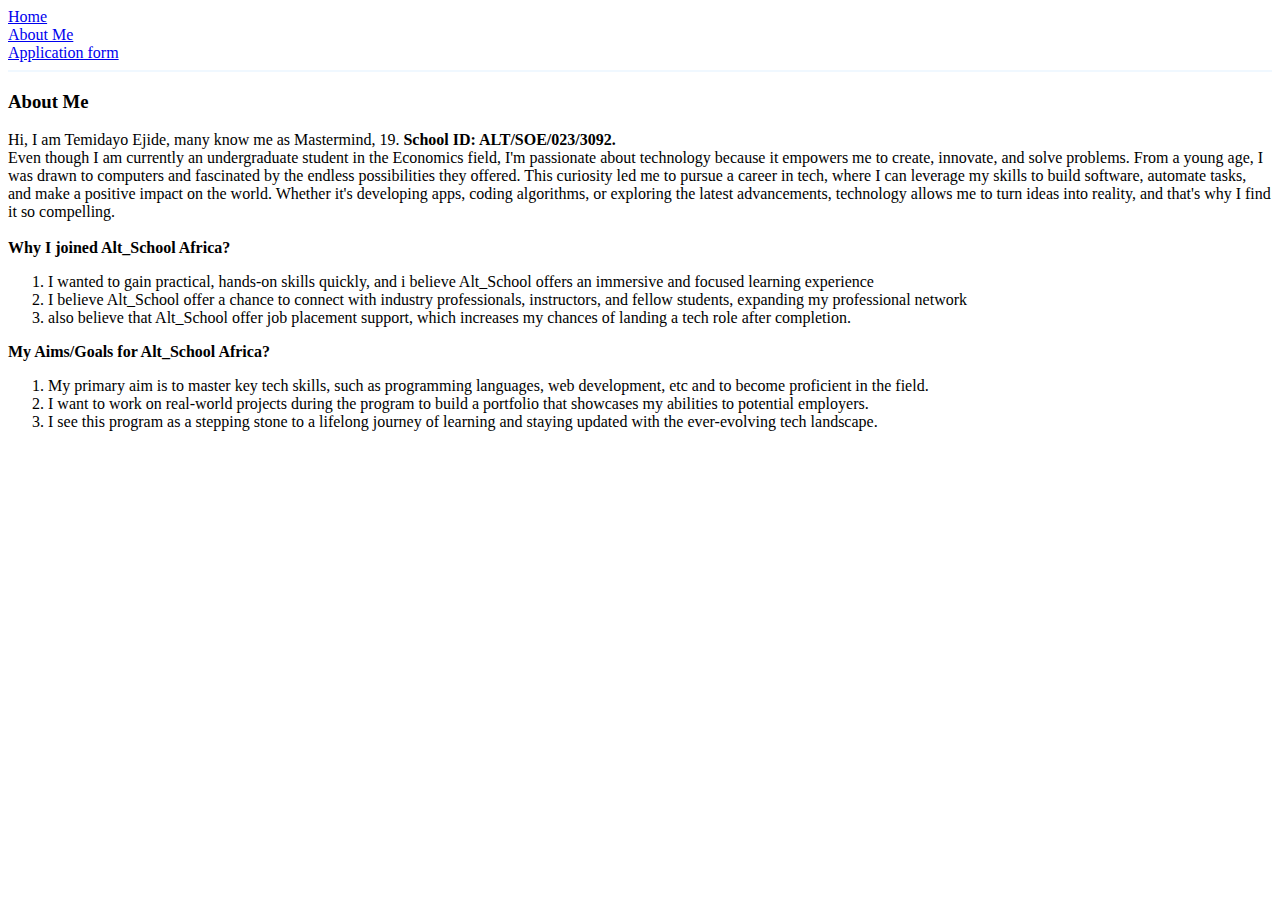
<file: Assignment 1/index.html>
<!DOCTYPE html>
<html lang="en">
<head>
    <meta charset="UTF-8">
    <meta name="viewport" content="width=device-width, initial-scale=1.0">
    <title>Temidayo Ejide</title>
</head>
<body>
<header>
    <nav>
        <li> <a href="#home">Home</a><br></li>
        <li><a href="#About Me">About Me</a> <br></li>
        <li><a href="./page2.html" target="_blank">Application form</a></li>
        </nav> 
</header>
<hr color="aliceblue"> 
<main id="About Me">
    <h3> About Me</h3>
    <p> 
        Hi, I am Temidayo Ejide, many know me as Mastermind, 19. <b>School ID: ALT/SOE/023/3092.</b><br>
         Even though I am currently an undergraduate student in the Economics field, 
         I'm passionate about technology because it empowers me to create, innovate, and solve problems. From a young age, I was drawn to computers and fascinated by the endless possibilities they offered. This curiosity led me to pursue a career in tech, where I can leverage my skills to build software, automate tasks, and make a positive impact on the world. Whether it's developing apps, coding algorithms, or exploring the latest advancements, technology allows me to turn ideas into reality, and that's why I find it so compelling.
         <br><br>
         <b>Why I joined Alt_School Africa?</b> <br>
            <ol>
                <li>  I wanted to gain practical, hands-on skills quickly, and i believe Alt_School offers an immersive and focused learning experience</li>
                <li> I believe Alt_School offer a chance to connect with industry professionals, instructors, and fellow students, expanding my professional network</li>
                <li>  also believe that Alt_School offer job placement support, which increases my chances of landing a tech role after completion.</li>
            </ol>
            <b>My Aims/Goals for Alt_School Africa?</b></b>
            <ol>
                <li> My primary aim is to master key tech skills, such as programming languages, web development, etc and to become proficient in the field. </li>
                <li>  I want to work on real-world projects during the program to build a portfolio that showcases my abilities to potential employers.</li>
                <li> I see this program as a stepping stone to a lifelong journey of learning and staying updated with the ever-evolving tech landscape.</li>
            </ol>
    </p>
</main>

<p>
<h4>
 

 </p>
</body>
</html>
</file>
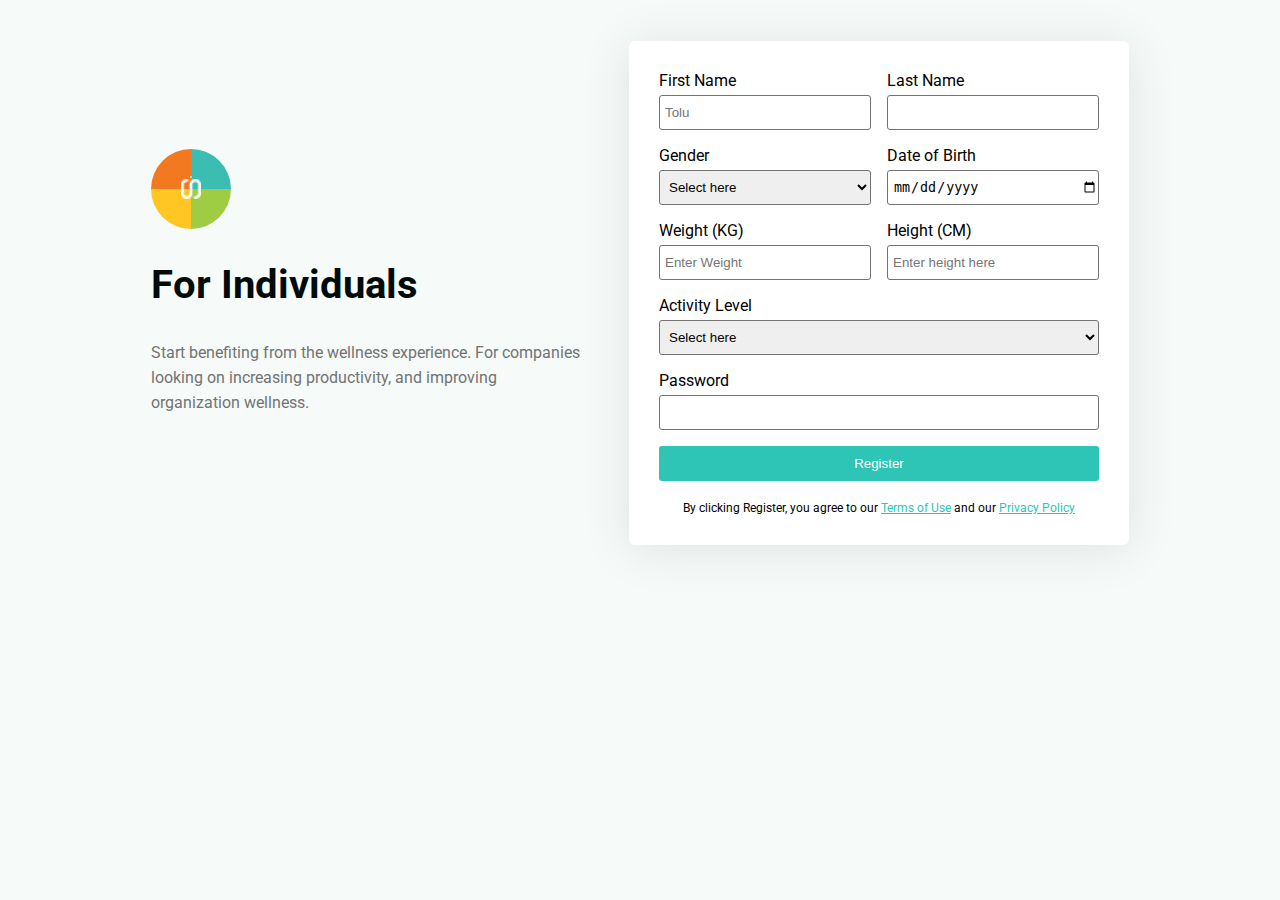
<file: SignUp-Page-main/index.html>
<!DOCTYPE html>
<html lang="en">
  <head>
    <meta charset="UTF-8" />
    <meta name="viewport" content="width=device-width, initial-scale=1.0" />
    <title>Sign up</title>
    <link rel="stylesheet" href="./styles.css" />
    <link rel="preconnect" href="https://fonts.googleapis.com" />
    <link rel="preconnect" href="https://fonts.gstatic.com" crossorigin />
    <link
      href="https://fonts.googleapis.com/css2?family=Inter&family=Kumbh+Sans:wght@400;700&family=Noto+Sans+KR&family=Roboto:wght@400;700&display=swap"
      rel="stylesheet" />
  </head>
  <body>
    <main>
      <section class="left-section">
        <div class="logo">
          <div class="background-logo"></div>
          <img src="./images/icon.png" alt="icon" class="img-icon" />
          <div class="dot"></div>
        </div>
        <h1>For Individuals</h1>
        <p>
          Start benefiting from the wellness experience. For companies looking
          on increasing productivity, and improving organization wellness.
        </p>
      </section>

      <section class="right-section">
        <form>
          <div class="first-name">
            <label for="first-name">First Name</label>
            <input
              type="text"
              name="first-name"
              id="first-name"
              placeholder="Tolu"
              required />
          </div>

          <div class="last-name">
            <label for="last-name">Last Name</label>
            <input type="text" name="last-name" id="last-name" required />
          </div>

          <div class="gender">
            <label for="gender">Gender</label>
            <select
              name="gender"
              id="gender"
              aria-placeholder="Select here"
              required>
              <option value="" disabled selected>Select here</option>
              <option value="male">Male</option>
              <option value="female">Female</option>
            </select>
          </div>

          <div class="date-of-birth">
            <label for="date-of-birth">Date of Birth</label>
            <input
              type="date"
              name="date-of-birth"
              id="date-of-birth"
              placeholder="Select here"
              required />
          </div>

          <div class="weight">
            <label for="weight">Weight (KG)</label>
            <input
              type="number"
              name="weight"
              id="weight"
              placeholder="Enter Weight"
              required />
          </div>

          <div class="height">
            <label for="height">Height (CM)</label>
            <input
              type="number"
              name="height"
              id="height"
              placeholder="Enter height here"
              required />
          </div>

          <div class="activity-level">
            <label for="activity-level">Activity Level</label>
            <select name="activity-level" id="activity-level" required>
              <option value="" disabled selected>Select here</option>
              <option value="beginner">Beginner</option>
              <option value="intermediate">Intermediate</option>
              <option value="professional">Professional</option>
            </select>
          </div>

          <div class="password">
            <label for="password">Password</label>
            <input type="password" name="password" id="password" required />
          </div>

          <button type="submit" class="button">Register</button>
        </form>
        <footer>
          By clicking Register, you agree to our
          <a href="#">Terms of Use</a> and our <a href="#">Privacy Policy</a>
        </footer>
      </section>
    </main>
  </body>
</html>
</file>
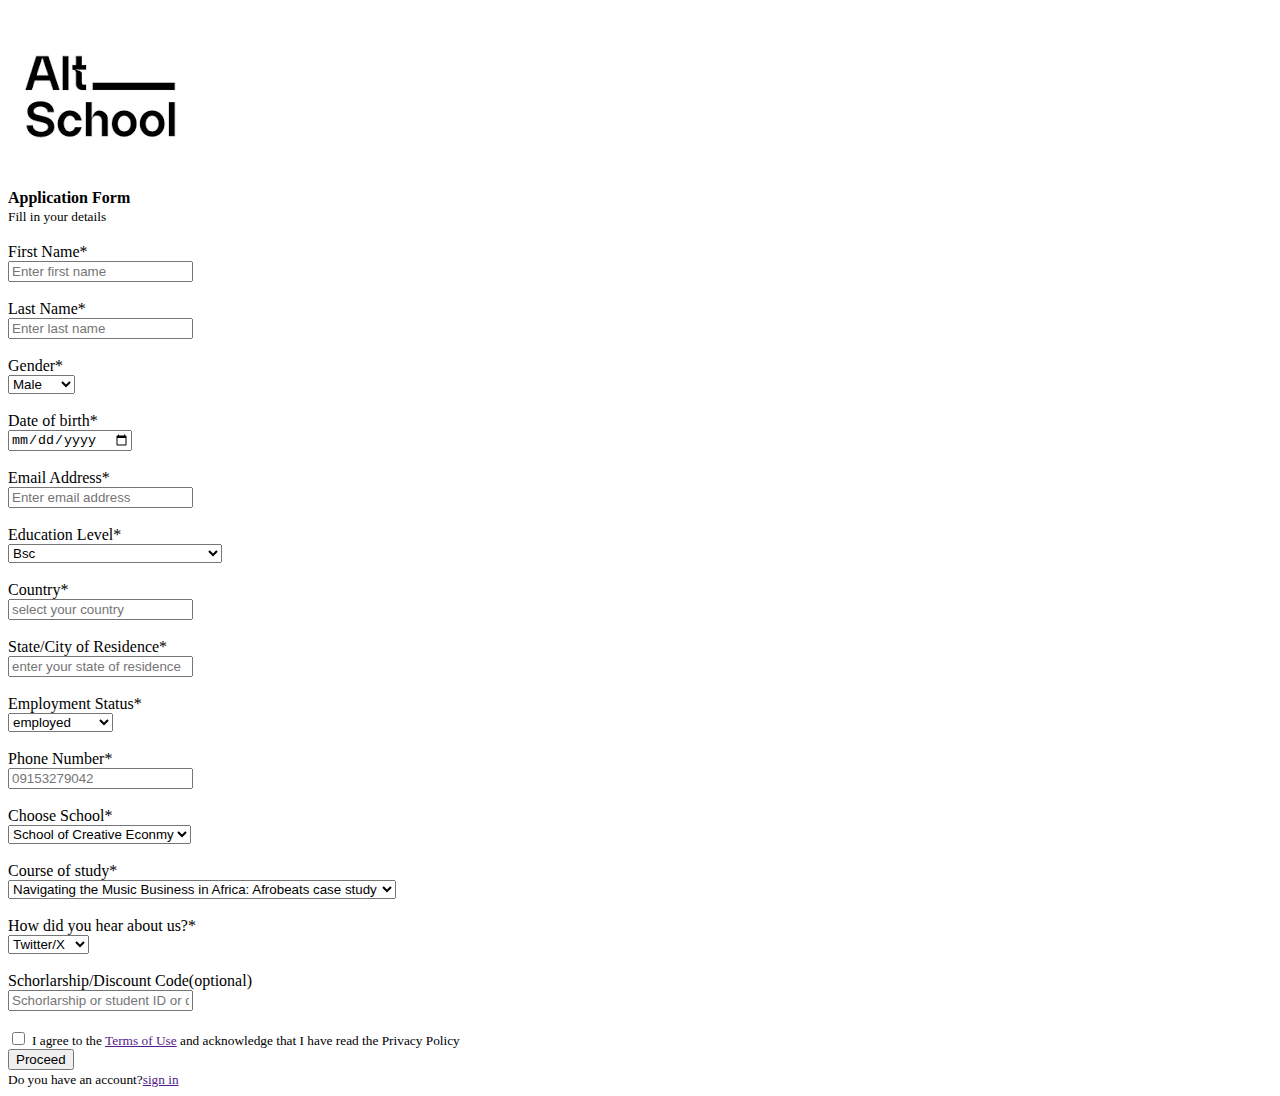
<file: Assignment 1/page2.html>
<!DOCTYPE html>
<html lang="en">
<head>
    <meta charset="UTF-8">
    <meta name="viewport" content="width=device-width, initial-scale=1.0">
    <title>Page2</title>
</head>
<header>
    <img src="./image/altsch-logo.png" alt="Alt_School Africa logo" align="center"></a><br>
    <p2><b>Application Form</b></p2>
<br>
<small>Fill in your details</small>
<br><br>
</header>
<main>
    <form margin-left="20px">
        <label for="firstname"> First Name*</label> <br>
        <input type="text" id="firstname" placeholder="Enter first name" required> <br>
        <br>
        <label for="lastname"> Last Name*</label> <br>
        <input type="text" id="lastname" placeholder="Enter last name" required><br>
        <br>
        <label for="gender"> Gender*</label> <br>
        <select placeholder="select a gender">
            <option >Male</option>
            <option>Female</option>
        </select><br>
        <br>
        <label for="dob">Date of birth*</label><br>
        <input type="date" id="dob" placeholder="">
                <br><br>
        <label for="email"> Email Address*</label><br>
        <input type="email" id="email" placeholder="Enter email address">
        <br><br>
        <label for="edu"> Education Level*</label> <br>
        <select placeholder="select level of education" id="edu">
            <option >Bsc</option>
            <option>Msc</option>
            <option>Diploma</option>
            <option>Doctorate (PhD)</option>
            <option>High School / Secondary School</option>
            <option>Under Graduate</option>
            <option>Junior / Middle School</option>
            <option>Post Graduate</option>
            </select><br><br>
        <label for="coo"> Country*</label> <br>
        <input type="text" id="coo" placeholder="select your country" required>
            <br><br>
         <label for="sor"> State/City of Residence*</label> <br>
        <input type="text" id="sor" placeholder="enter your state of residence" required>
            <br><br>
        <label for="es"> Employment Status*</label> <br>
         <select id="es">
                <option >employed</option>
                <option>unemployed</option>
                <option>self-employed</option>
         </select><br><br>
        <label for="tel">Phone Number*</label> <br>
        <input type="tel" placeholder="09153279042" id="tel">
        <br><br>
        <label for="sch"> Choose School*</label> <br>
        <select placeholder="select school" id="sch">
            <option >School of Creative Econmy</option>
            <option>School of Business</option>
        </select><br>
        <br>
        <label for="crs"> Course of study*</label> <br>
        <select placeholder="select course" id="crs">
            <option >Navigating the Music Business in Africa: Afrobeats case study</option>
            <option>Content Mastery for African Creators</option>
        </select><br>
        <br>
        <label for="how"> How did you hear about us?*</label> <br>
        <select placeholder="select a gender" id="how" required>
            <option >Twitter/X</option>
            <option>Facebook</option>
            <option>others</option>
        </select><br>
        <br>
        <label for="tel">Schorlarship/Discount Code(optional)</label> <br>
        <input type="text" placeholder="Schorlarship or student ID or discount codes" >
        <br><br>
        <input type="checkbox" required>
        <small>
            I agree to the <a href="">Terms of Use</a> and acknowledge that I have read the <a>Privacy Policy</a>
        </small>

        <br>
     <button> Proceed</button>
     <br>
     <small>Do you have an account?<a href="">sign in</a></small>


    </form>
</main>
</html>
</file>
<file: SignUp-Page-main/styles.css>
* {
  margin: 0;
  padding: 0;
  box-sizing: border-box;
}

body {
  background-color: #f6fbfa;
  font-family: "Roboto", sans-serif;
}

main {
  display: flex;
  flex-wrap: wrap;
  align-items: center;
  justify-content: center;
  column-gap: 3rem;
}

.left-section {
  position: relative;
  top: 30px;
  width: 100%;
  max-width: 430px;
  display: flex;
  flex-direction: column;
  row-gap: 2rem;
  /* border: 3px solid red; */
}

.left-section .logo {
  position: relative;
}

.logo .background-logo {
  width: 80px;
  height: 80px;
  background: linear-gradient(45deg, #f37920, #f37920 100%),
    linear-gradient(135deg, #ffc624, #ffc624),
    linear-gradient(225deg, #3cbdb2, #3cbdb2),
    linear-gradient(225deg, #9ecd43, #9ecd43);
  background-size: 50% 50%;
  background-position: 0% 0%, 0% 100%, 100% 0%, 100% 100%;
  background-repeat: no-repeat;
  border-radius: 50%;
  cursor: pointer;
}

.logo .img-icon {
  position: absolute;
  top: 30px;
  left: 29.5px;
  transform: rotate(90deg);
  width: 20px;
}

.logo .dot {
  position: absolute;
  top: 27px;
  left: 39px;
  border: 1px solid white;
  width: 2px;
  border-radius: 50%;
}

.left-section h1 {
  color: #000b0a;
  font-size: 40px;
}

.left-section p {
  color: #737373;
  font-size: 16px;
  font-weight: 400;
  line-height: 25px;
}

.right-section {
  position: relative;
  top: 41px;
  background-color: white;
  width: 100%;
  max-width: 500px;
  padding: 30px;
  border-radius: 6px;
  box-shadow: 0 4px 50px 0 #0408131a;
}

.right-section form {
  display: grid;
  grid-template-columns: 1fr 1fr;
  gap: 1rem;
  grid-template-areas:
    "first     last"
    "gender    dob"
    "weight    height"
    "activity  activity"
    "password  password"
    "button    button";
}

.right-section form .first-name {
  grid-area: first;
}
.right-section form .last-name {
  grid-area: last;
}
.right-section form .gender {
  grid-area: gender;
}
.right-section form .date-of-birth {
  grid-area: dob;
}
.right-section form .weight {
  grid-area: weight;
}
.right-section form .height {
  grid-area: height;
}
.right-section form .activity-level {
  grid-area: activity;
}
.right-section form .password {
  grid-area: password;
}

form .button:hover {
  background-color: #ffc624;
}

.right-section form div {
  display: flex;
  flex-direction: column;
  gap: 5px;
}

form div label {
  font-size: 16px;
}

form div input,
form div select {
  height: 35px;
  border-radius: 3px;
  padding-left: 5px;
  border: 1px solid #737373;
}

.right-section form .button {
  grid-area: button;
  padding: 10px 0 10px 0;
  background-color: #2ec4b6;
  border: none;
  border-radius: 3px;
  color: white;
  cursor: pointer;
}

.right-section footer {
  font-size: 12px;
  text-align: center;
  margin-top: 20px;
}

footer a {
  color: #2ec4b6;
}

@media screen and (max-width: 528px) {
  main {
    width: 80%;
    margin: 0 auto;
    padding-bottom: 5rem;
  }

  .left-section {
    row-gap: 1.5rem;
  }

  .left-section .background-logo {
    width: 60px;
    height: 60px;
  }

  .logo .img-icon {
    top: 23px;
    left: 22px;
    width: 15px;
  }

  .logo .dot {
    top: 20px;
    left: 29px;
  }

  .left-section h1 {
    font-size: 30px;
  }
  .left-section p {
    font-size: 14px;
  }

  .right-section {
    margin-top: 20px;
  }
  .right-section form {
    display: block;
  }
  .right-section form div {
    margin-top: 20px;
  }
  form div label {
    font-size: 14px;
  }

  form div input,
  form div select {
    height: 30px;
  }

  form div.date-of-birth input {
    width: 100%;
    -moz-appearance: textfield;
    -webkit-appearance: none;
  }

  .right-section form .button {
    width: 100%;
    margin-top: 20px;
    padding: 8px 0 8px 0;
  }

  form .button:hover {
    background-color: #2ec4b6;
  }
  .right-section footer {
    font-size: 10px;
  }
}
</file>
